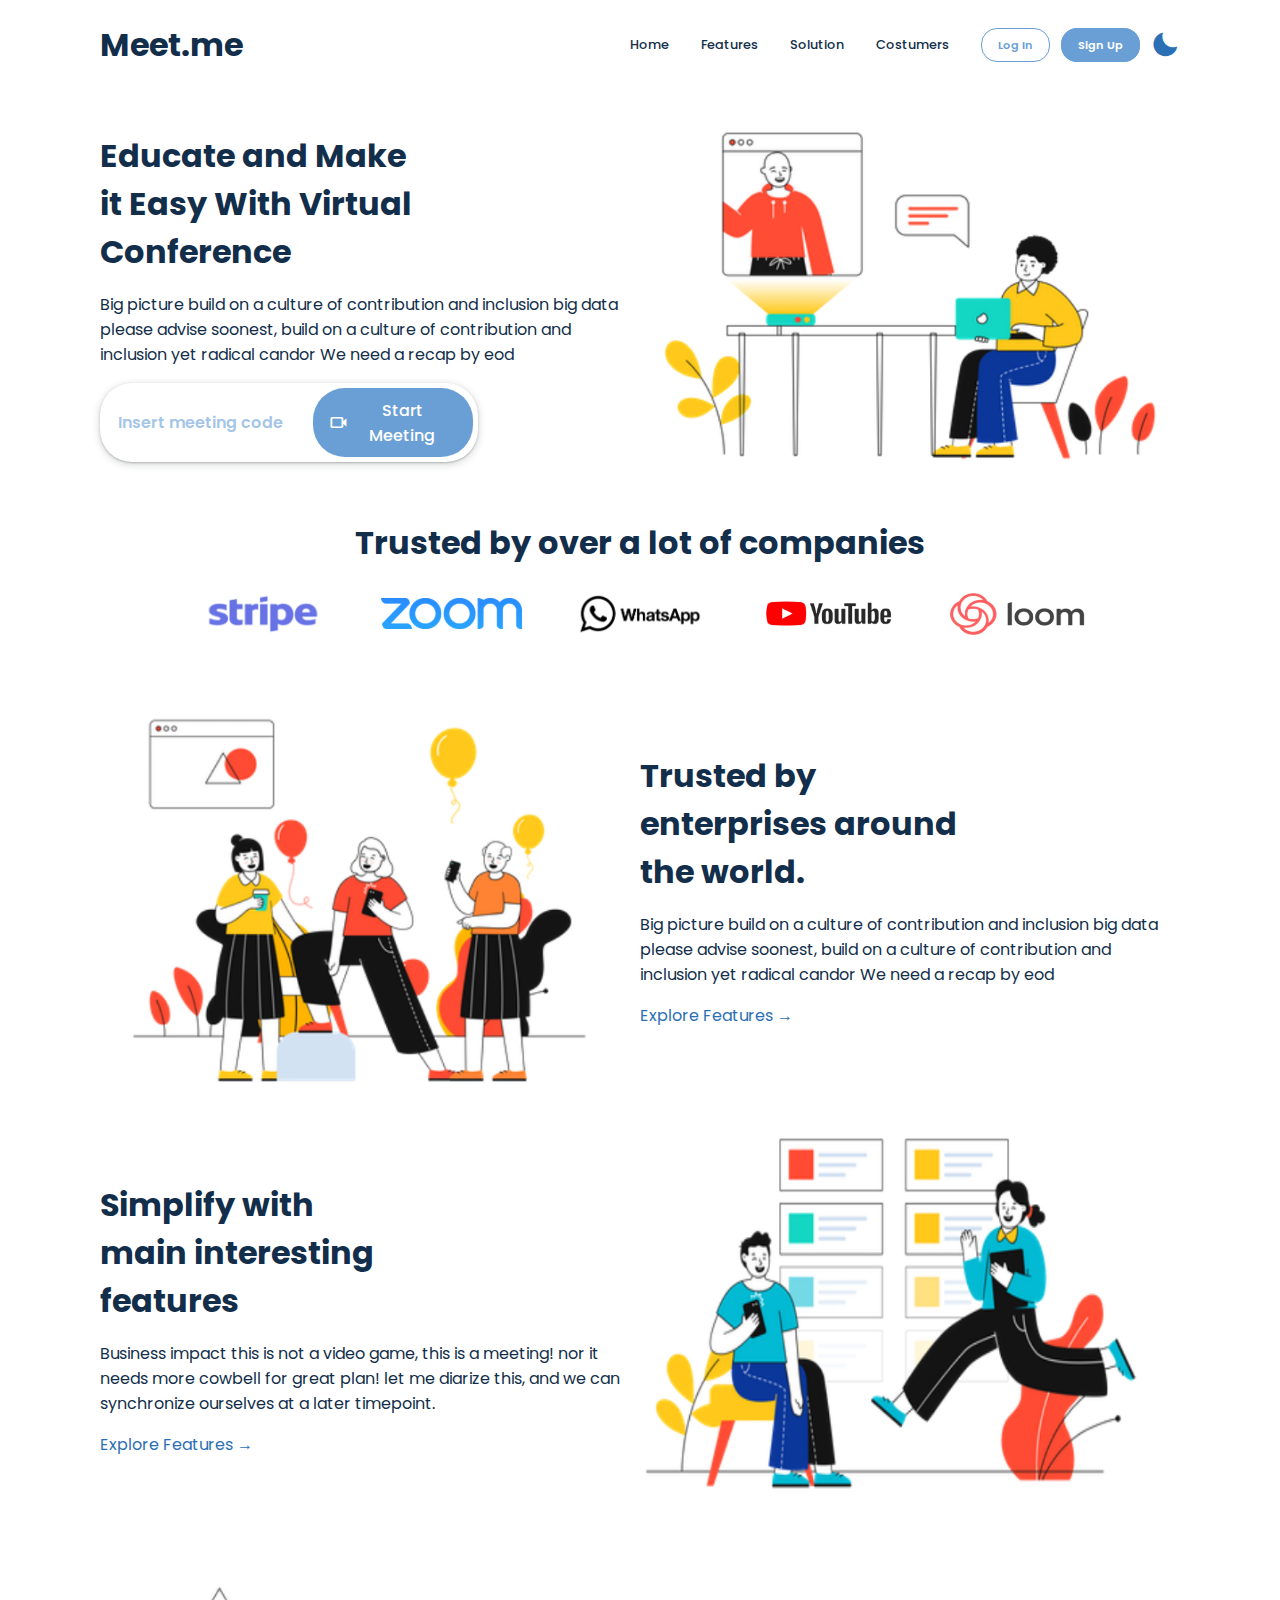
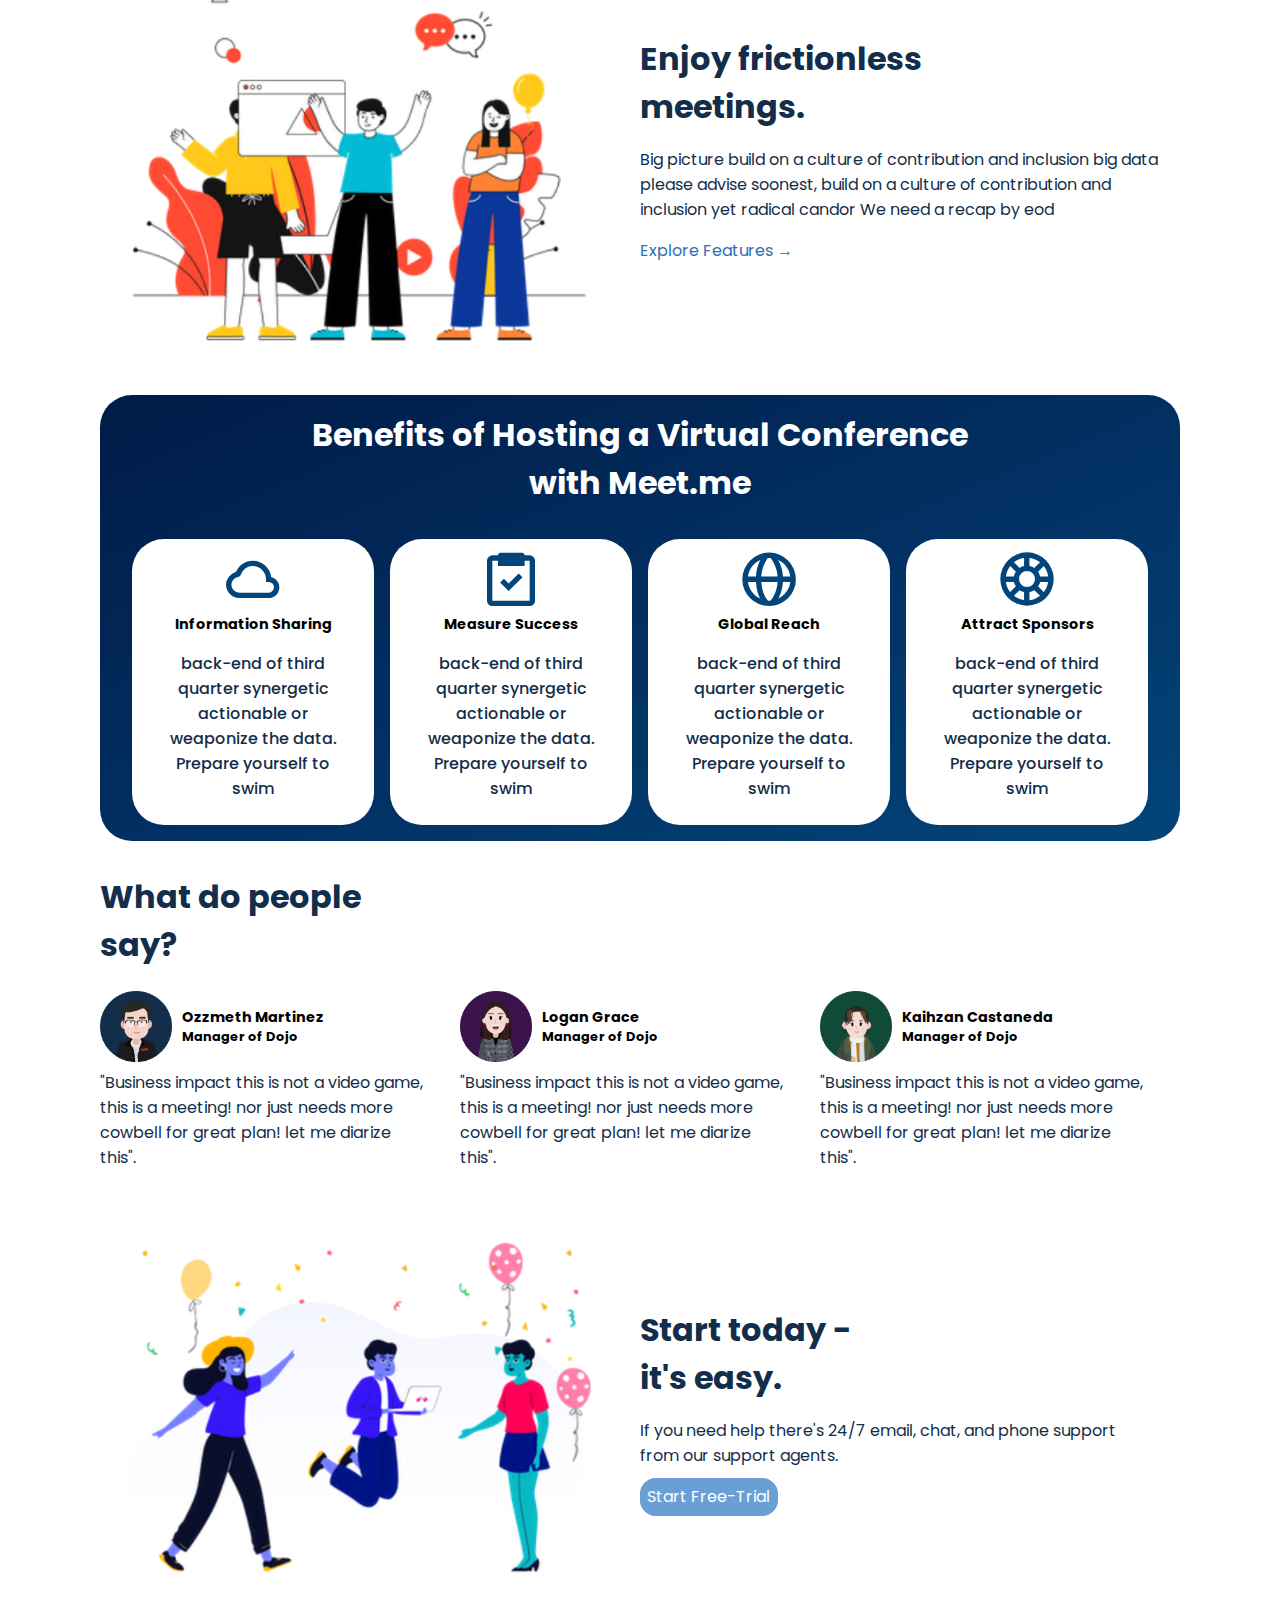
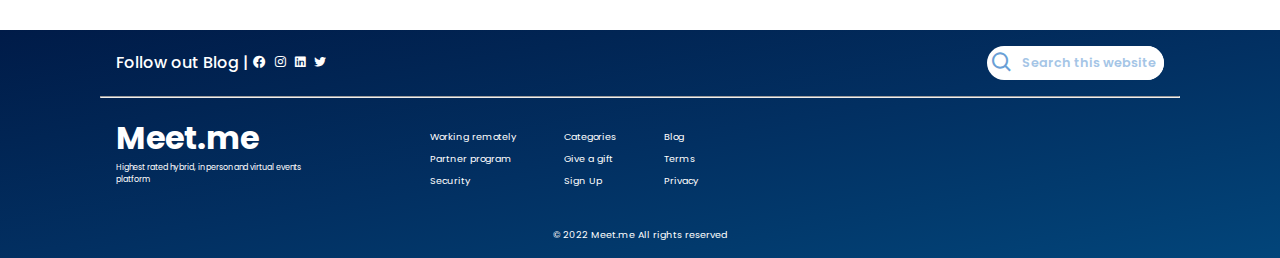
<file: index.html>
<!DOCTYPE html>
<html lang="en">
<head>
    <meta charset="UTF-8">
    <meta http-equiv="X-UA-Compatible" content="IE=edge">
    <meta name="viewport" content="width=device-width, initial-scale=1.0">
    <link rel="stylesheet" href="assets/css/styles.css">
    <link href='https://unpkg.com/boxicons@2.1.2/css/boxicons.min.css' rel='stylesheet'>
    <title>Meet.me</title>
</head>
<body class="page">

    <!-- ====== NAV SECTION ====== -->
    <section class="nav__container">

        <div class="nav__logo">
            <a href=""><h1 class="dark__white__toggle">Meet.me</h1></a>
        </div>


        <div class="nav__menu__container">
            <div class="nav__menu" id="nav__menu">
                <ul class="nav__list">
                    <li><a href="#Home" class="nav__link">Home</a></li>
                    <li><a href="#Features" class="nav__link">Features</a></li>
                    <li><a href="#Solution" class="nav__link">Solution</a></li>
                    <li><a href="#Costumers" class="nav__link">Costumers</a></li>
                </ul>
                <div class="nav__buttons">
                    <li><a href="assets/pages/login.html">Log In</a></li>
                    <li><a href="assets/pages/login.html" class="signUp">Sign Up</a></li>
                </div>
            </div>
            
            <div class="nav__right__buttons">
                <i class='bx bxs-moon dark__mode__button'></i>
                <button class="nav__hamburger">
                    <span></span>
                    <span></span>
                    <span></span>
                </button>
            </div>
        </div>

    </section>

    <!-- ====== HERO SECTION ====== -->
    <section class="hero__container" id="Home">
        <div class="hero__text">
            <h1>Educate and Make<br>
                it Easy With Virtual<br>
                Conference
            </h1>

            <p>Big picture build on a culture of contribution and inclusion big data please advise soonest, build on a culture of contribution and inclusion yet radical candor We need a recap by eod</p>

            <div class="meeting__container">
                <input type="text" placeholder="Insert meeting code">
                <button class="meeting__button"><i class='bx bx-video'></i>Start Meeting</button>
            </div>
        </div>
        <img src="assets/img/Croods - Keeping in Touch.png" alt="">
    </section>

    <!-- ====== BRANDS SECTION ====== -->
    <section class="brands__container">
        <h1>Trusted by over a lot of companies</h1>
        <div class="brand__collection">
            <img src="assets/img/stripe.png" alt="">
            <img src="assets/img/Zoom.png" alt="">
            <img src="assets/img/WhatsApp.png" alt="">
            <img src="assets/img/Youtube.png" alt="">
            <img src="assets/img/Loom.png" alt="">
        </div>
    </section>

    <!-- ====== FEATURES SECTION ====== -->
    <section class="features__container" id="Features">
        <div class="feature">
            <img src="assets/img/Croods - Party Time.png" alt="">

            <div class="feature__text">
                <h1>Trusted by<br>
                    enterprises around<br>
                    the world.
                </h1>
                <p>Big picture build on a culture of contribution and inclusion big data please advise soonest, build on a culture of contribution and inclusion yet radical candor We need a recap by eod</p>
                <a href="">Explore Features →</a>
            </div>
        </div>

        <div class="feature">
            <div class="feature__text">
                <h1>Simplify with<br>
                    main interesting<br>
                    features
                </h1>
                <p>Business impact this is not a video game, this is a meeting! nor it needs more cowbell for great plan! let me diarize this, and we can synchronize ourselves at a later timepoint.</p>
                <a href="">Explore Features →</a>
            </div>
            
            <img src="assets/img/Croods - The Feedback.png" alt="">
        </div>
        
        <div class="feature">
            <img src="assets/img/Croods - Party Time (1).png" alt="">
            
            <div class="feature__text">
                <h1>Enjoy frictionless<br>
                    meetings.
                </h1>
                <p>Big picture build on a culture of contribution and inclusion big data please advise soonest, build on a culture of contribution and inclusion yet radical candor We need a recap by eod</p>
                <div class="feature__links">
                    <a href="">Explore Features →</a>
                </div>
            </div>
        </div>
    </section>

    <!-- ====== SOLUTION SECTION ====== -->
    <section class="solution__container" id="Solution">
        <h1>Benefits of Hosting a Virtual Conference<br>
            with Meet.me
        </h1>
        <div class="card__container">
            <div class="card">
                <i class='bx bx-cloud' ></i>
                <h3>Information Sharing</h3>
                <p>back-end of third quarter synergetic actionable or weaponize the data. Prepare yourself to swim</p>
            </div>
            <div class="card">
                <i class='bx bx-task' ></i>
                <h3>Measure Success</h3>
                <p>back-end of third quarter synergetic actionable or weaponize the data. Prepare yourself to swim</p>
            </div>
            <div class="card">
                <i class='bx bx-globe' ></i>
                <h3>Global Reach</h3>
                <p>back-end of third quarter synergetic actionable or weaponize the data. Prepare yourself to swim</p>
            </div>
            <div class="card">
                <i class='bx bx-color' ></i>
                <h3>Attract Sponsors</h3>
                <p>back-end of third quarter synergetic actionable or weaponize the data. Prepare yourself to swim</p>
            </div>
        </div>
    </section>

    <!-- ====== COSTUMERS SECTION ====== -->
    <section class="costumers__container" id="Costumers">
        <h1>What do people<br>
            say?
        </h1>
        <div class="feedback__container">
            <div class="feedback">
                <div class="feedback__info">
                    <img src="assets/img/Group 1.png" alt="">
                    <div class="feedback__tag">
                        <h3>Ozzmeth Martinez</h3>
                        <h5>Manager of Dojo</h5>
                    </div>
                </div>
                <p>"Business impact this is not a video game, this is a meeting! nor just needs more cowbell for great  plan! let me diarize this".</p>
            </div>
            <div class="feedback">
                <div class="feedback__info">
                    <img src="assets/img/Group 2.png" alt="">
                    <div class="feedback__tag">
                        <h3>Logan Grace</h3>
                        <h5>Manager of Dojo</h5>
                    </div>
                </div>
                <p>"Business impact this is not a video game, this is a meeting! nor just needs more cowbell for great  plan! let me diarize this".</p>
            </div>
            <div class="feedback">
                <div class="feedback__info">
                    <img src="assets/img/Group 3.png" alt="">
                    <div class="feedback__tag">
                        <h3>Kaihzan Castaneda</h3>
                        <h5>Manager of Dojo</h5>
                    </div>
                </div>
                <p>"Business impact this is not a video game, this is a meeting! nor just needs more cowbell for great  plan! let me diarize this".</p>
            </div>
        </div>
    </section>

    <!-- ====== TRIAL SECTION ====== -->
    <section class="trial__container">
        <div class="trial">
            <img src="assets/img/Allura - Celebrations.png" alt="">
            <div>
                <div class="trial__text">
                    <h1>Start today -<br>
                        it's easy.
                    </h1>
                    <p>If you need help there's 24/7 email, chat, and phone support<br>
                        from our support agents.
                    </p>
                </div>
                <div class="trial__button">
                    <a href="">Start Free-Trial</a>
                </div>
            </div>
        </div>
    </section>

    <!-- ====== footer ======-->
    <section class="footer__container">
        <div class="footer__upper">

            <div class="footer__blog">
                <p>Follow out  Blog |</p>
                <ul>
                    <li><a href=""><i class='bx bxl-facebook-circle'></i></a>
                    <li><a href=""><i class='bx bxl-instagram'></i></a>
                    <li><a href=""><i class='bx bxl-linkedin-square'></i></a>
                    <li><a href=""><i class='bx bxl-twitter'></i></a>
                </ul>
            </div>

            <div class="footer__search__container">
                <div class="footer__search">
                    <i class='bx bx-search' ></i><input type="text" placeholder="Search this website">
                </div>
            </div>
            
        </div>
        <hr>
        <div class="footer__lower">
            <div class="footer__brand">
                <a href=""><h1>Meet.me</h1></a>
                <p>Highest rated hybrid, in person and virtual events platform</p>
            </div>

            <div class="footer__links">
                <ul>
                    <li><a href="">Working remotely</a></li>
                    <li><a href="">Partner program</a></li>
                    <li><a href="">Security</a></li>
                </ul>
                <ul>
                    <li><a href="">Categories</a></li>
                    <li><a href="">Give a gift</a></li>
                    <li><a href="">Sign Up</a></li>
                </ul>
                <ul>
                    <li><a href="">Blog</a></li>
                    <li><a href="">Terms</a></li>
                    <li><a href="">Privacy</a></li>
                </ul>
            </div>
        </div>

        <p class="footer__copyright">© 2022 Meet.me All rights reserved</p>
    </section>




    <script src="assets/js/main.js"></script>
</body>
</html>
</file>
<file: assets/css/styles.css>
@import url('https://fonts.googleapis.com/css2?family=Montserrat:wght@500&family=Poppins:wght@400;500;600;700&family=Raleway:wght@200;300;400;500;600;700;800;900&display=swap');

/* Variables */
:root {
    --primary--bg-color: white;
    --primary-color: #2B6FB4;
    --secondary-color: #122E4A;
    --button-color: #6A9FD6;

    --h1-m-size: 1rem;
    --h3-m-size: .8rem;
    --h5-m-size: .7rem;
    --p-m-size: .6rem;

    --h1-mx-size: 1.5rem;
    --h3-mx-size: .9rem;
    --h5-mx-size: .8rem;
    --p-mx-size: .8rem;

    --h1-l-size: 2rem;
    --h3-l-size: 1rem;
    --h5-l-size: .8rem;
    --p-l-size: 1rem;
}

/* GLOBAL */
* {
    box-sizing: border-box;
    font-family: Poppins;
}

html {
    scroll-behavior: smooth;
}


body {
    margin: 0;
    transition: .4s ease-in-out;
    background: var(--primary--bg-color);
}

ul,li,a {
    text-decoration: none;
    list-style: none;
    padding: 0;
    color: black;
    margin: 0;
}

h1, p {
    color: var(--secondary-color);
}

h3,h4,h5 {
    margin: 0;
}

section {
    max-width: 90vw;
    margin: 1.6rem auto;
}

img {
    max-width: 100%;
}

/* NAV SECTION */
.nav__container {
    display: flex;
    justify-content: space-between;
    align-items: center;
    margin: 0 auto;
    padding: .0;
}

.nav__container.is-active {
    position:fixed;
    top: 0;
    left: 0;
    right: 0;
}

.nav__logo a {
    position: relative;
    z-index: 100;
    color: var(--primary-color);
}

.nav__menu__container {
    display: flex;
}

.nav__list {
    display: flex;
}

.nav__list li {
    margin-right: 1.4rem;
}

.nav__list li a{
    color: var(--secondary-color);
    font-size: 1rem;
    font-weight: 500;
    transition: .3s ease-in-out; 
}

.nav__list li a:hover {
    color: var(--button-color);
}

.nav__buttons {
    display: flex;
}

.nav__buttons li a {
    color: var(--button-color);
    font-weight: 600;
    padding: .5rem 1rem;
    border: 1px solid var(--button-color);
    border-radius: 1rem;
}

.nav__buttons li{
    margin-right: .7rem;
}

.nav__buttons li .signUp {
    color: white;
    background: var(--button-color);
    transition: .4s;
}

.nav__buttons li .signUp:hover {
    color: var(--button-color);
    background: rgba(255, 255, 255, 0);
}

.nav__hamburger{
    display: block;
    position: relative;
    z-index: 1;
    
    user-select: none;

    appearance: none;
    border: none;
    outline: none;
    background: none;
    cursor: pointer;  
}

.nav__hamburger span{
    display: block;
    position: relative;
    background: black;
    width: 33px;
    height: 4px;
    margin-bottom: 5px;
    border-radius: 6px;
    transform-origin: 0,0;
    transition: .4s;
}

.nav__hamburger {
    display: none;
}

.nav__hamburger:hover span:nth-child(2){
    background: var(--primary-color);
    transform: translateX(15px);
}

.nav__hamburger.is-active span:nth-child(1){
    transform: translate(0px, 10px) rotate(45deg);
    background: white;
}
.nav__hamburger.is-active span:nth-child(2){
    opacity: 0;
    transform: translateX(10px);
}
.nav__hamburger.is-active span:nth-child(3){
    transform: translate(0px, -8px) rotate(-45deg);
    background: white;
}

.nav__right__buttons {
    display: flex;
    align-items: center;
}

.nav__right__buttons i{
    margin: 0;
    padding: 0;
    font-size: 1.8rem;
}

.dark__mode__button {
    border: none;
    background: none;
    cursor: pointer;
    padding: 0;
    margin-right: 1rem;
    transition: .4s ease-in-out;
}


/* DARK MODE */
.dark__mode__button.is-dark{
    color: white;
}

.is-dark {
    background: #122E4A;
}

.is-dark h1, .is-dark h3, .is-dark h5, .is-dark p, .is-dark .feature a, .is-dark .nav__list li a, .is-dark .dark__mode__button{
    color: white;
}

.is-dark .nav__buttons li:nth-child(1) a{
    color: white;
    border: 1px solid white;
}

.is-dark .nav__buttons a:hover {
    border: 1px solid white;
    color: white;
}

.is-dark .nav__hamburger span {
    background: white;
}

.is-dark .card h3, .is-dark .card p{
    color: var(--secondary-color);
}

.is-dark .trial a:hover {
    border: 1px solid white;
    color: white;
}

.is-dark .footer__container {
    background: #122E4A;
}

/* HERO SECTION */
.hero__container {
    display: grid;
    grid-template-columns: 50% 50%;
    align-items: center;
    margin-top: 1rem;
}

.hero__text{
    max-width: 100%;
}

.hero__text h1 {
    font-size: var(--h1-m-size);
    margin: 0;
}

.hero__text  p {
    font-size: var(--p-m-size);
}

.meeting__container {
    display: inline-flex;
    background: white;
    align-items: center;
    box-shadow: rgba(60, 64, 67, 0.3) 0px 1px 2px 0px, rgba(60, 64, 67, 0.15) 0px 2px 6px 2px;
    border-radius: 2rem;
    margin: 0;
    transition: .4s  ease-in-out;
}

.meeting__container:hover {
    transform: scale(103%);
}

input {
    font-size: .45rem;
    width: 5rem;
    padding: .1rem;
    border-radius: 2rem;
    border: none;
    margin: 0 0 0 1rem;
    z-index: 1;
}

input:focus {
    outline: none;
}

.meeting__button {
    display: inline-flex;
    font-weight: 500;
    font-size: .5rem;
    width: 6.5rem;
    color: white;
    background: var(--button-color);
    align-items: center;
    padding: .3rem 1rem;
    margin: .3rem;
    border: none;
    border-radius: 2rem;
    cursor: pointer;
    outline: none;
}

.meeting__button i {
    font-size: 1.1rem;
}



/* BRANDS SECTION */
.brands__container{
    display: grid;
    grid-template-rows: 40% 60%;
    row-gap: .5rem;
    text-align: center;
    justify-content: center;
}

.brands__container h1 {
    font-size: var(--h1-m-size);
}

.brand__collection {
    justify-content: center;
    display: grid;
    column-gap: 1rem;
    grid-template-columns: 16% 16% 16% 16% 16%;
    align-items: center;
}

/* FEATURES SECTION */
.feature {
    display: grid;
    grid-template-columns: 50% 50%;
    align-items: center;
    margin: 1rem 0;
}

.feature h1 {
    font-size: var(--h1-m-size);
    margin: 0;
}

.feature p {
    font-size: var(--p-m-size);
}

.feature a {
    margin: 0;
    font-size: var(--p-m-size);
    color: var(--primary-color);
    transition: .4s ease-in-out;
}

.feature a:hover {
    font-size: .9rem;
}


/* SOLUTION SECTION */
.solution__container {
    text-align: center;
    background: linear-gradient(to right bottom, #001b48, #012554, #022f61, #023a6d, #02457a);
    border-radius: 2rem;
}

.solution__container h1 {
    padding: 1rem 0;
    font-size: var(--h1-m-size);
    margin: 0;
}

.card__container {
    display: grid;
    grid-template-columns: 50% 50%;
    justify-content: center;
    column-gap: 1rem;
    margin: 0 2rem;
}

.card {
    background: white;
    border-radius: 2rem;
    padding: .5rem 0;
    margin: 1rem 0;
    transition: .4s  ease-in-out;
    cursor: pointer;
}

.card:hover {
    transform: scale(105%);
    box-shadow: rgba(60, 64, 67, 0.3) 0px 1px 2px 0px, rgba(60, 64, 67, 0.15) 0px 2px 6px 2px;
}

.card i {
    font-size: 4rem;
    color: #02457a;
}

.card h3 {
    font-size: var(--h3-m-size);
}

.card p {
    font-weight: 500;
    font-size: var(--h3-m-size);
    padding: 0;
}

.solution__container h1 {
    color: white;
}

/* COSTUMERS SECTION */
.costumers__container h1 {
    font-size: var(--h1-m-size);
    margin-top: 0;
}

.feedback__container {
    display: flex;
    align-items: center;
    justify-content: space-between;
    
}

.feedback h3 {
    font-size: .5rem;
}

.feedback h5 {
    font-size: .4rem;
}

.feedback p {
    font-size: var(--p-m-size);
    margin-top: .5rem;
    padding-right: .5rem;
}

.feedback__info {
    display: flex;
    grid-template-columns: 20% 70%;
    align-items: center;
}

.feedback__info img {
    max-width:20%;
}

.feedback__tag {
    margin: 0 .6rem;
}

/* TRIAL SECTION */
.trial {
    display: grid;
    grid-template-columns: 50% 50%;
    align-items: center;
}

.trial__text h1{
    font-size: var(--h1-m-size);
    margin: 0;
}

.trial__text p {
    font-size: var(--p-m-size);
    margin-bottom: 0;
}

.trial a{
    font-size: .5rem;
    font: weight 700;
    color: white;
    background: var(--button-color);
    border: 1px solid var(--button-color);
    border-radius: 1rem;
    padding: .4rem;
    transition: .4s ease-in-out;
}

.trial a:hover {
    color: var(--button-color);
    background: rgba(255, 255, 255, 0);
}

.trial__button {
    margin: 0;
}

/* FOOTER SECTION */
.footer__container {
    background: linear-gradient(to right bottom, #001b48, #012554, #022f61, #023a6d, #02457a);
    max-width: 100%;
    margin: 0;
}

.footer__container p {
    color: white;
    font-size: var(--p-m-size)
}

.footer__copyright{
    text-align: center;
    padding: 2rem;
}

.footer__blog{
    display: flex;
    align-items: center;
    color: white;
}

.footer__blog p {
    font-weight: 500;
    font-size: var(--p-m-size);
    color: white;
    margin: 0;
}

.footer__blog ul {
    display: flex;
    align-items: center;
}

.footer__blog i {
    color: white;
    font-size: .8rem;
    margin: 0 .2rem;
    transition: .4s ease-in-out;
}

.footer__blog i:hover {
    transform: translateY(-5px);
}

.footer__search{
    color: var(--button-color);
    border-radius: 2rem;
    display: inline-flex;
    align-items: center;
    background: white;
}

.footer__search i {
    font-size: .6rem;
    margin-left: .2rem;
}

.footer__search input {
    margin: 0;
    font-size: .5rem;
    padding: 0.5rem;
    width: 100px;
    color: var(--button-color);
}

.footer__search__container {
    justify-self: end;
}

::placeholder {
    position:absolute;
    color: var(--button-color);
    font-weight: 600;
    opacity: .6;
    z-index: 1;
}

.footer__upper {
    display: grid;
    grid-template-columns: 50% 50%;
    align-items:center;
    padding: 1rem;
}

hr {
    width: 95%;
}

.footer__lower{
    display: grid;
    grid-template-columns: 30% 70%;
    justify-content: center;
    padding: 1rem;
}

.footer__links {
    display: flex;
    margin: 0;
}

.footer__links ul{
    margin: 0;
    margin-right: 3rem;
}

.footer__links ul li{
    font-size: var(--p-m-size);
    margin-bottom: .5rem;
}

.footer__links a {
    color: white;

}

.footer__brand a h1{
    display: inline;
    color: white;
    margin: 0;
    font-size: var(--h1-m-size);
}

.footer__brand p {
    width: 60%;
    margin: 0;
    font-size: .4rem;
}

.footer__copyright{
    padding: 0;
    margin: 0;
}


/* MEDIA QUERIES */

@media screen and (min-width: 768px) {
    section {
        max-width:80vw;
        margin: 3rem auto;
    }

    .nav__menu {
        display: flex;
    }

    .nav__list li {
        margin-right: 1rem;
    }

    .nav__list li a {
        font-size: .7rem;
    }

    .nav__buttons li a {
        font-size: .6rem
    }

    .dark__mode__button {
        color: var(--primary-color);
    }
    
    /* HERO SECTION */
    .hero__text h1 {
        font-size: var(--h1-mx-size);
    }

    .hero__text p {
        font-size: var(--p-mx-size);
    }

    input {
        font-size: var(--p-mx-size);
        width: 10rem;
    }

    .meeting__button {
        font-size: .6rem;
        width: 7.5rem;
        padding: .6rem 1rem;
        transition: .4s ease-in-out;
    }

    .meeting__button i {
        font-size: 1rem;
    }

    /* BRAND SECTION */
    .brands__container h1 {
        font-size: var(--h1-mx-size);
        margin: 0;
    }

    .brand__collection {
        column-gap: 3rem;
        grid-template-columns: 13% 13% 13% 13% 13%;
    }

    /* FEATURES SECTION */
    .feature{
        margin: 0;
    }
    

    .feature h1 {
        font-size: var(--h1-mx-size);
    }

    .feature p {
        font-size: var(--p-mx-size);
    }

    .feature a {
        font-size: var(--p-mx-size);
    }
    
    .feature a:hover {
        font-size: 1.1rem;
    }

    /* SOLUTION SECTION */
    .solution__container h1 {
        font-size: var(--h1-mx-size);
    }

    .card__container {
        display: flex;
    }

    .card {
        padding: .5rem .3rem;
    }
    
    .card h3 {
        font-size: var(--h3-mx-size);
    }

    .card p {
        font-size: .6rem;
    }

    /* COSTUMER SECTION */
    .costumers__container h1{
        font-size: var(--h1-mx-size);
    }

    .feedback h3 {
        font-size: var(--h3-mx-size);
    }

    .feedback h5 {
        font-size: var(--h5-mx-size);
    }

    .feedback p {
        font-size: var(--p-mx-size);
        padding-right: 2rem;
    }

    /* TRIAL SECTION*/
    .trial__text h1 {
        font-size: var(--h1-mx-size);
    }

    .trial__text p {
        font-size: var(--p-mx-size);
        margin-bottom: 1rem;
    }

    .trial a {
        margin: 2rem 0;
        font-size: 1rem;
    }

    /* FOOTER SECTION */
    .footer__upper, .footer__lower, hr {
        max-width: 1080px;
        margin: 0 auto;
    }

    .footer__blog p {
        font-size: var(--p-mx-size);
    }

    .footer__blog i {
        font-size: .9rem;
    }

    .footer__search i {
        font-size: 1.5rem;
    }
    .footer__search input {
        font-size: .8rem;
        width: 150px;
    }

    .footer__brand a h1 {
        font-size: var(--h1-mx-size);
    }

    .footer__brand p {
        font-size: .5rem;
    }

    .footer__links ul li {
        font-size: .6rem;
    }

    .footer__links ul {
        margin-top: 1rem;
    }

    .footer__container .footer__copyright{
        font-size: .6rem;
        padding: 1rem;
    }

}

@media screen and (max-width: 768px) {
    body {
        margin: 0;
    }
    body.is-active {
        overflow: hidden;
    }
    
    .nav__logo.is-active a h1{
        color: white;
        transition: 1s ease-in-out;
    }
    
    .nav__menu {
        overflow-y: hidden;
        justify-content: center;
        top: 0;
        left: 120%;
        right: 0;
        bottom: 0;
        position: fixed;
        background: linear-gradient(to right bottom, #001b48, #012554, #022f61, #023a6d, #02457a);
        transition: .6s ease-in-out;
        z-index: 99;
    }
    
    .nav__list{
        display: block;
        margin: 0;
        padding-top: 7rem;
        text-align: center;
    }
    
    .nav__menu.is-active {
        left: 0;
    }
    
    .nav__menu.is-active .nav__buttons {
        display: flex;
        justify-content :center;
        justify-items: center;
        align-items: center;
    }

    .nav__list li{
        display: block;
        margin-bottom: 3rem;
    }
    
    .nav__list li a {
        color: white;
        transition: .3s ease-in-out;
    }

    .nav__list li a:hover {
        color: #6A9FD6;
    }

    .nav__buttons {
        display: none;
    }

    .nav__hamburger{
        display: inline;
        z-index: 99;
    }

}

@media screen and (min-width: 1024px) {
    section {
        max-width: 1080px;
        margin: 2rem auto;
    }

    .nav__list li {
        margin-right: 2rem;
    }

    .nav__list li a {
        font-size: .8rem;
    }

    .nav__buttons li a {
        font-size: .7rem
    }

    /* HERO SECTION */
    .hero__text h1 {
        font-size: var(--h1-l-size);
    }

    .hero__text p {
        font-size: var(--p-l-size);
    }

    input {
        font-size: var(--p-l-size);
        width: 12rem;
    }

    .meeting__button {
        font-size: 1rem;
        width: 10rem;
        padding: .6rem 1rem;
    }

    .meeting__button i {
        font-size: 1.2rem;
    }

    /* BRAND SECTION */
    .brands__container h1 {
        font-size: var(--h1-l-size);
        margin: 0;
    }

    .brand__collection {
        column-gap: 3rem;
        grid-template-columns: 13% 13% 13% 13% 13%;
    }

    /* FEATURES SECTION */
    .feature{
        margin: 0;
    }

    .feature h1 {
        font-size: var(--h1-l-size);
    }

    .feature p {
        font-size: var(--p-l-size);
    }

    .feature a {
        font-size: var(--p-l-size);
    }

    /* SOLUTION SECTION */
    .solution__container h1 {
        font-size: var(--h1-l-size);
    }

    .card__container {
        display: flex;
    }

    .card {
        padding: .5rem 2rem;
    }
    
    .card h3 {
        font-size: var(--h3-mx-size);
    }

    .card p {
        font-size: var(--p-l-size);
    }

    /* COSTUMER SECTION */
    .costumers__container h1{
        font-size: var(--h1-l-size);
    }

    .feedback h3 {
        font-size: var(--h3-mx-size);
    }

    .feedback h5 {
        font-size: var(--h5-mx-size);
    }

    .feedback p {
        font-size: var(--p-l-size);
        padding-right: 2rem;
    }

    /* TRIAL SECTION*/
    .trial__text h1 {
        font-size: var(--h1-l-size);
    }

    .trial__text p {
        font-size: var(--p-l-size);
        margin-bottom: 1rem;
    }

    .trial a {
        margin: 2rem 0;
        font-size: 1rem;
    }

    /* FOOTER SECTION */
    .footer__upper, .footer__lower, hr {
        max-width: 1080px;
        margin: 0 auto;
    }

    .footer__blog p {
        font-size: var(--p-l-size);
    }

    .footer__blog i {
        font-size: .9rem;
    }

    .footer__search i {
        font-size: 1.5rem;
    }
    .footer__search input {
        font-size: .8rem;
        width: 150px;
    }

    .footer__brand a h1 {
        font-size: var(--h1-l-size);
    }

    .footer__brand p {
        font-size: .5rem;
    }

    .footer__links ul li {
        font-size: .6rem;
    }

    .footer__links ul {
        margin-top: 1rem;
    }

    .footer__container .footer__copyright{
        font-size: .6rem;
        padding: 1rem;
    }

}
</file>
